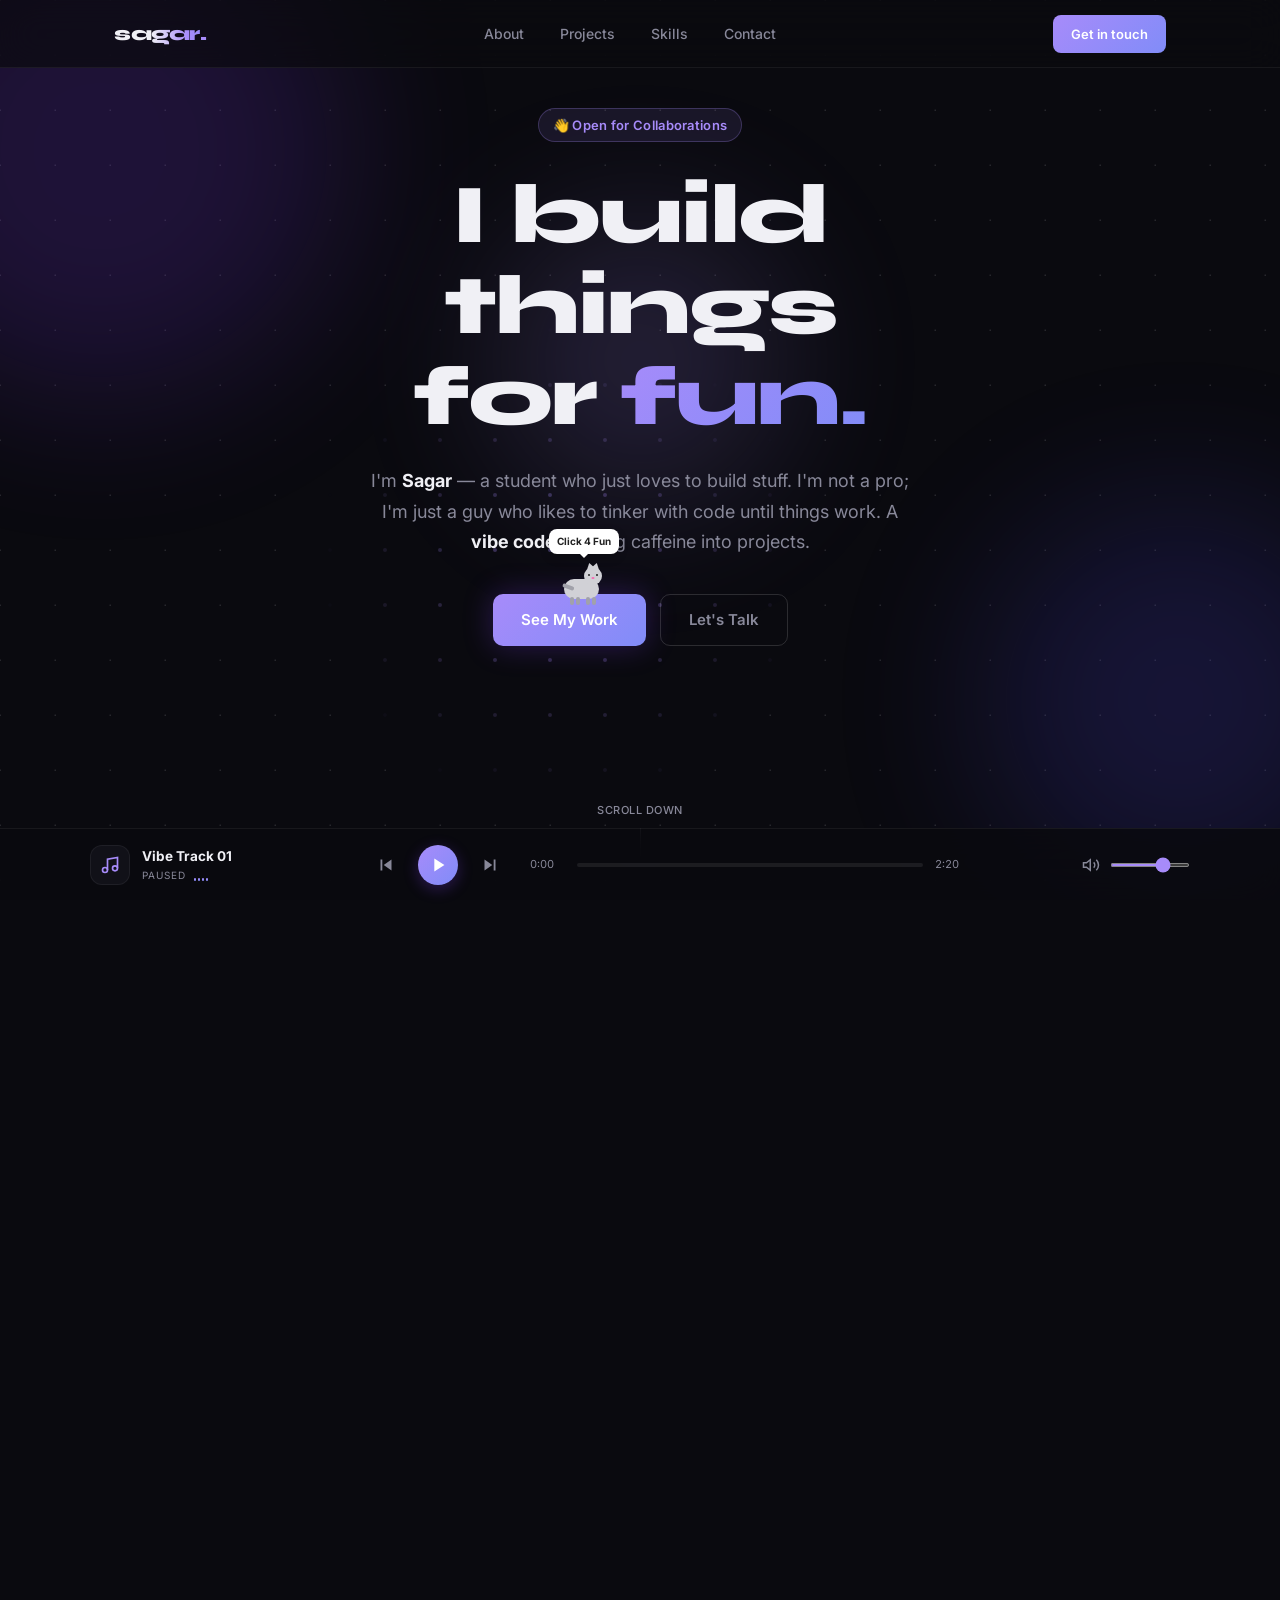
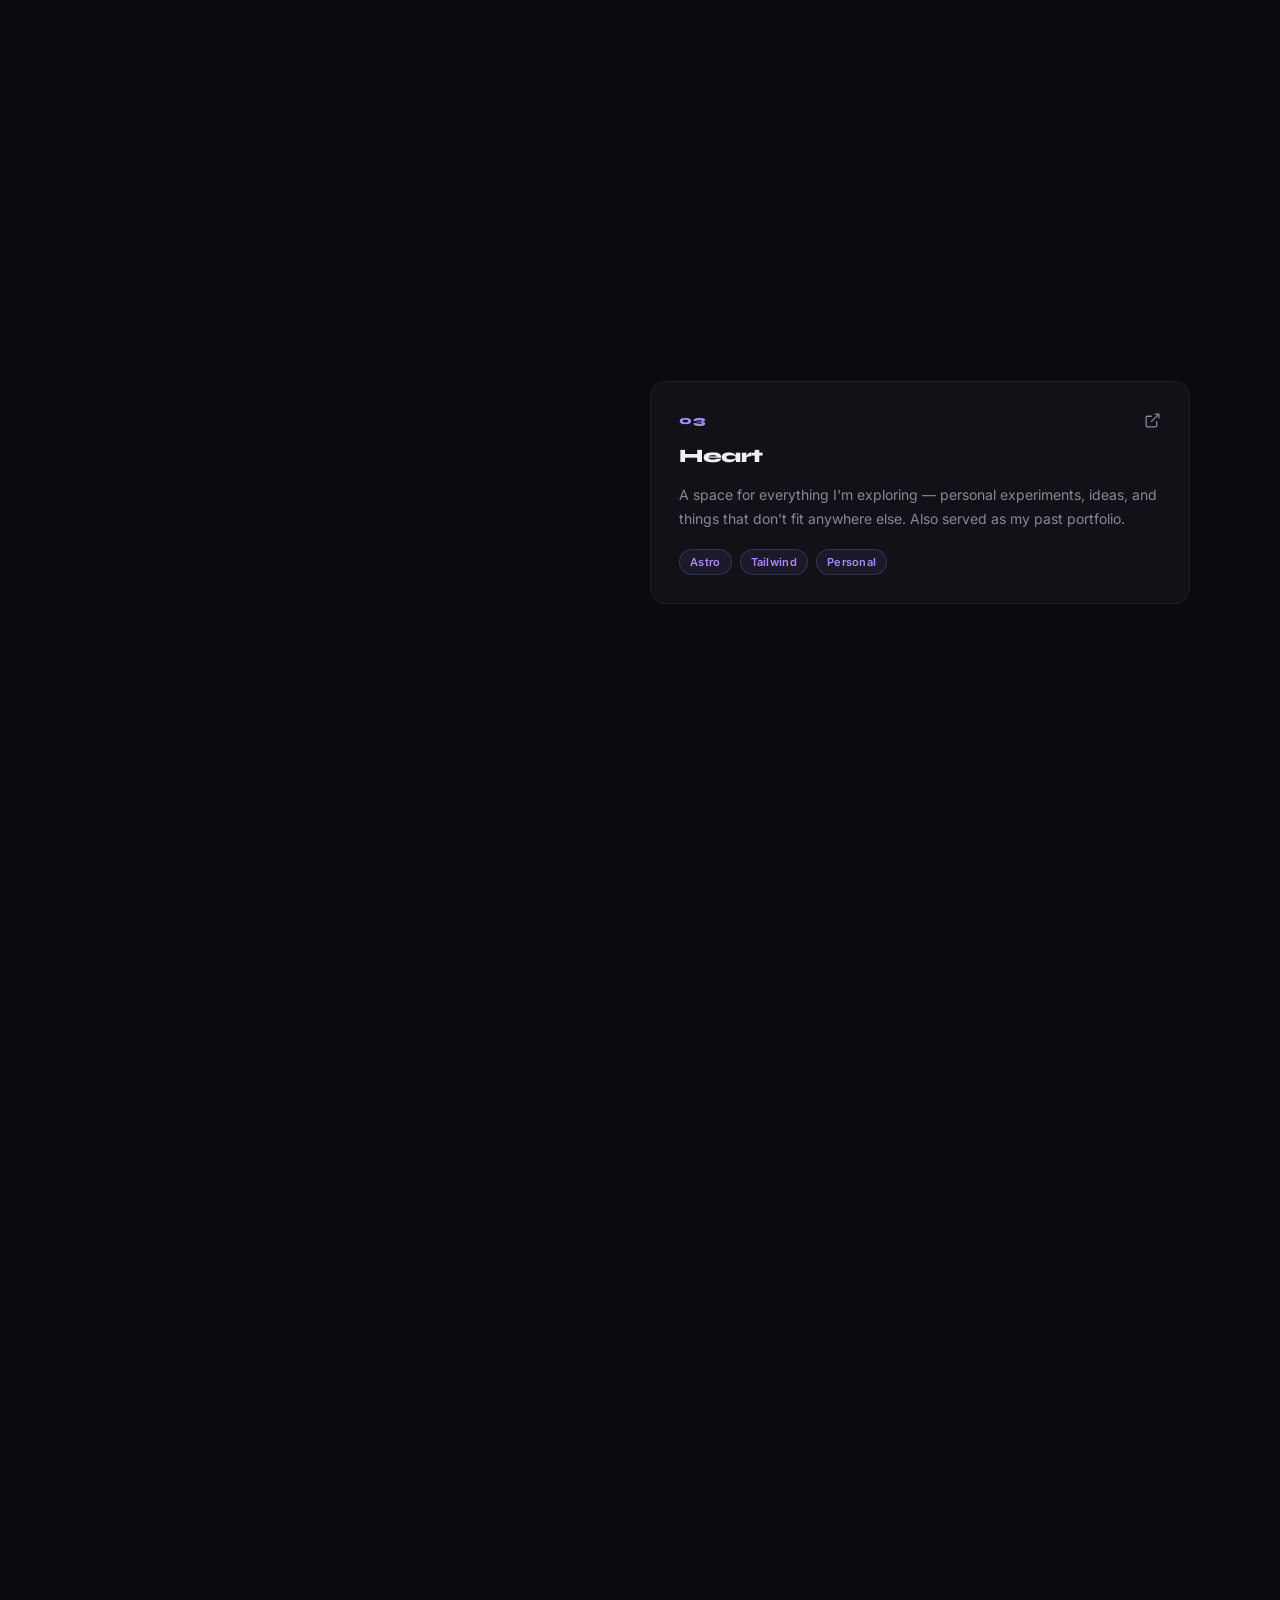
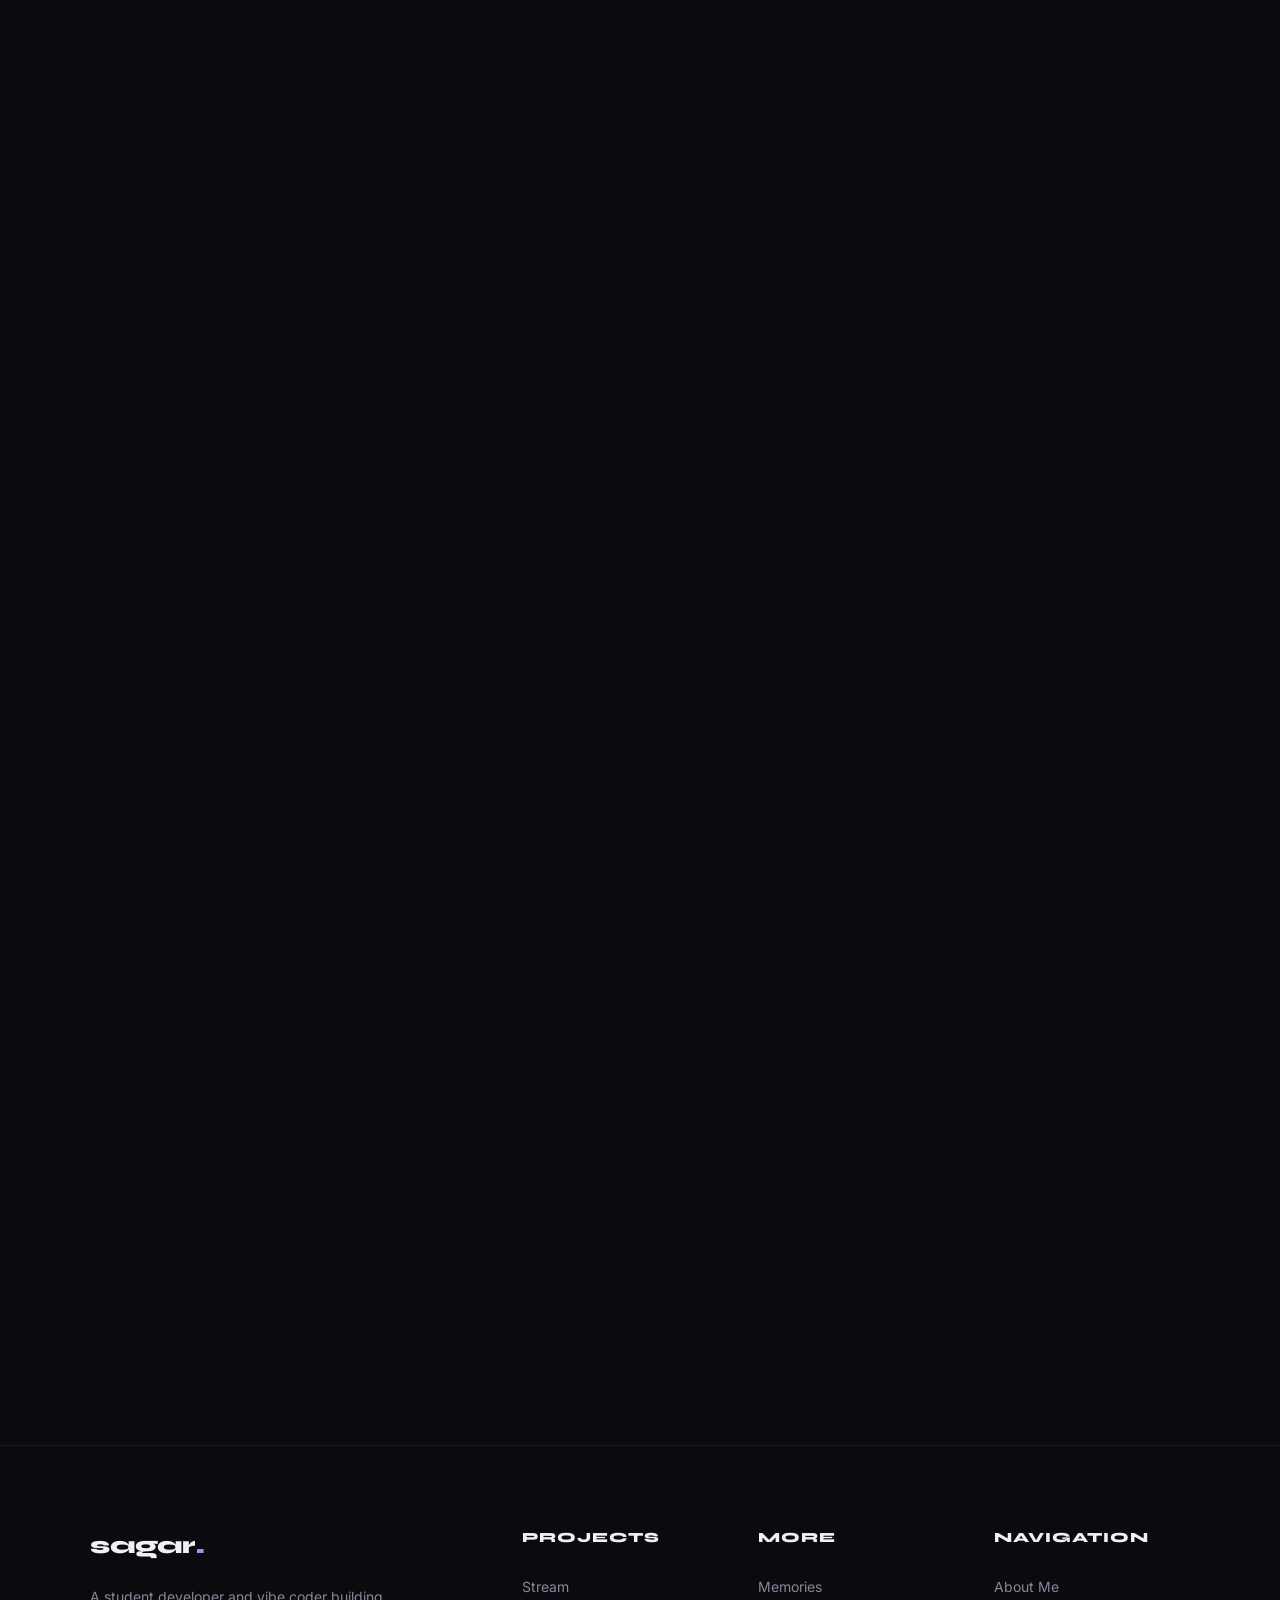
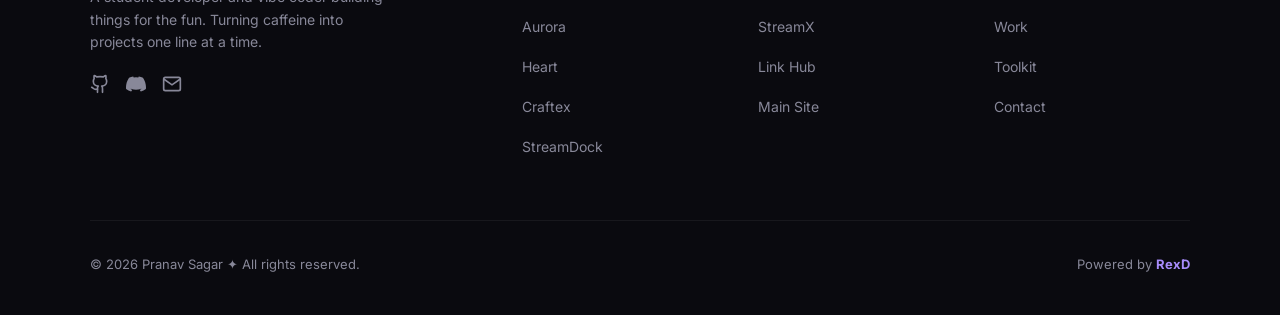
<file: index.html>
<!DOCTYPE html>
<html lang="en">
<head>
  <meta charset="UTF-8">
  <meta name="viewport" content="width=device-width, initial-scale=1.0">
  <title>Sagar — MySpace</title>
  <meta name="description" content="Pranav, a vibe coder and student developer. Showcasing projects like Stream, Aurora, Craftex and more.">
  <link rel="preconnect" href="https://fonts.googleapis.com">
  <link rel="preconnect" href="https://fonts.gstatic.com" crossorigin>
  <link href="https://fonts.googleapis.com/css2?family=Inter:wght@300;400;500;600;700;800;900&family=Syne:wght@700;800&display=swap" rel="stylesheet">
  <link rel="stylesheet" href="style.css">
  <script src="https://challenges.cloudflare.com/turnstile/v0/api.js" async defer></script>
</head>
<body>

  <!-- PAGE LOADER -->
  <div id="loader">
    <div class="loader-content">
      <div class="loader-logo">sagar<span class="dot">.</span></div>
      <div class="loader-bar-container">
        <div class="loader-bar"></div>
      </div>
    </div>
  </div>

  <!-- AETHER BACKGROUND GRID -->
  <canvas id="aether-grid"></canvas>

  <!-- NAV -->
  <nav id="navbar">
    <div class="nav-inner">
      <a href="#" class="nav-logo">sagar<span class="dot">.</span></a>
      <ul class="nav-links">
        <li><a href="#about">About</a></li>
        <li><a href="#projects">Projects</a></li>
        <li><a href="#skills">Skills</a></li>
        <li><a href="#contact">Contact</a></li>
      </ul>
      <a href="mailto:contact@rexd.space" class="nav-cta">Get in touch</a>
      <button class="hamburger" id="hamburger" aria-label="Menu">
        <span></span><span></span><span></span>
      </button>
    </div>
    <!-- Mobile menu -->
    <div class="mobile-menu" id="mobile-menu">
      <a href="#about" class="mob-link">About</a>
      <a href="#projects" class="mob-link">Projects</a>
      <a href="#skills" class="mob-link">Skills</a>
      <a href="#contact" class="mob-link">Contact</a>
    </div>
  </nav>

  <main>

    <!-- HERO SECTION -->
    <section id="hero">
      <div class="hero-bg-orbs">
        <div class="orb orb-1"></div>
        <div class="orb orb-2"></div>
        <div class="orb orb-3"></div>
      </div>
      <div class="hero-content reveal">
        <div class="hero-tag">👋 Open for Collaborations</div>
        <h1 class="hero-heading">
          I build things<br>
          for <span class="grad-text" id="cycle-word">fun.</span>
        </h1>
        <p class="hero-sub">
          I'm <strong>Sagar</strong> — a student who just loves to build stuff. I'm not a pro; I'm just a guy who likes to tinker with code until things work. A <strong>vibe coder</strong> turning caffeine into projects.
        </p>
        <div class="hero-actions">
          <a href="#projects" class="btn-primary">See My Work</a>
          <a href="#contact" class="btn-ghost">Let's Talk</a>
        </div>
      </div>
      <div class="hero-scroll-hint">
        <span>Scroll down</span>
        <div class="scroll-line"></div>
      </div>
    </section>

    <!-- ABOUT SECTION -->
    <section id="about">
      <div class="section-inner">
        <div class="about-grid reveal">
          <div class="about-left">
            <span class="section-label">About Me</span>
            <h2>Vibe coder.<br>Constant learner.</h2>
          </div>
          <div class="about-right">
            <p>
              For me, coding isn't about rigid rules or corporate workflows — it's about the flow, the late-night sessions, the right music, and just getting that <em>"this looks and feels right"</em> feeling when something finally comes to life.
            </p>
            <p>
              If it doesn't look cool or feel intuitive, I keep iterating until it does. Every project is a chance to pick up a new library or language. I love sharing what I build — if you find something useful, dive in!
            </p>
            <div class="about-stats">
              <div class="stat">
                <div class="stat-value">
                  <span class="stat-num" data-target="8">0</span><span>+</span>
                </div>
                <span class="stat-label">Projects Shipped</span>
              </div>
              <div class="stat">
                <div class="stat-value">
                  <span class="stat-num" data-target="15">0</span><span>+</span>
                </div>
                <span class="stat-label">Technologies Used</span>
              </div>
              <div class="stat">
                <div class="stat-num">∞</div>
                <span class="stat-label">Vibes</span>
              </div>
            </div>
          </div>
        </div>
      </div>
    </section>

    <!-- PROJECTS SECTION -->
    <section id="projects">
      <div class="section-inner">
        <div class="section-header reveal">
          <span class="section-label">Projects</span>
          <h2>Things I've built.</h2>
          <p class="section-desc">I build things because I'm curious or because I need a better way to do something.</p>
        </div>

        <div class="projects-grid">

          <!-- 01 Stream (featured) -->
          <article class="proj-card reveal featured p-stream" data-delay="0">
            <div class="proj-preview"></div>
            <div class="proj-card-inner">
              <div class="proj-card-top">
                <div class="proj-number">01</div>
                <div class="proj-links">
                  <a href="https://stream.rexd.space" target="_blank" title="Live Site" class="icon-link stretched-link">
                    <svg viewBox="0 0 24 24" fill="none" stroke="currentColor" stroke-width="2"><path d="M18 13v6a2 2 0 0 1-2 2H5a2 2 0 0 1-2-2V8a2 2 0 0 1 2-2h6"></path><polyline points="15 3 21 3 21 9"></polyline><line x1="10" y1="14" x2="21" y2="3"></line></svg>
                  </a>
                </div>
              </div>
              <h3>Stream</h3>
              <p>My biggest project so far. I got tired of streaming sites being absolute garbage, so I built my own aggregator to watch stuff without the headache. Clean UI, fast search, zero ads.</p>
              <div class="proj-tags">
                <span>Next.js</span><span>React</span><span>Tailwind</span><span>API</span>
              </div>
            </div>
          </article>

          <!-- 02 Aurora -->
          <article class="proj-card reveal p-aurora" data-delay="100">
            <div class="proj-preview"></div>
            <div class="proj-card-inner">
              <div class="proj-card-top">
                <div class="proj-number">02</div>
                <div class="proj-links">
                  <a href="https://aurora.rexd.space" target="_blank" title="Live Site" class="icon-link stretched-link">
                    <svg viewBox="0 0 24 24" fill="none" stroke="currentColor" stroke-width="2"><path d="M18 13v6a2 2 0 0 1-2 2H5a2 2 0 0 1-2-2V8a2 2 0 0 1 2-2h6"></path><polyline points="15 3 21 3 21 9"></polyline><line x1="10" y1="14" x2="21" y2="3"></line></svg>
                  </a>
                </div>
              </div>
              <h3>Aurora</h3>
              <p>Soothing sounds for focus and relaxation. A minimal ambient sound mixer with beautiful visuals for when you need to zone in and get work done.</p>
              <div class="proj-tags">
                <span>Astro</span><span>React</span><span>Web Audio</span><span>Open Source</span>
              </div>
            </div>
          </article>

          <!-- 03 Heart -->
          <article class="proj-card reveal p-heart" data-delay="200">
            <div class="proj-preview"></div>
            <div class="proj-card-inner">
              <div class="proj-card-top">
                <div class="proj-number">03</div>
                <div class="proj-links">
                  <a href="https://heart.rexd.space" target="_blank" title="Live Site" class="icon-link stretched-link">
                    <svg viewBox="0 0 24 24" fill="none" stroke="currentColor" stroke-width="2"><path d="M18 13v6a2 2 0 0 1-2 2H5a2 2 0 0 1-2-2V8a2 2 0 0 1 2-2h6"></path><polyline points="15 3 21 3 21 9"></polyline><line x1="10" y1="14" x2="21" y2="3"></line></svg>
                  </a>
                </div>
              </div>
              <h3>Heart</h3>
              <p>A space for everything I'm exploring — personal experiments, ideas, and things that don't fit anywhere else. Also served as my past portfolio.</p>
              <div class="proj-tags">
                <span>Astro</span><span>Tailwind</span><span>Personal</span>
              </div>
            </div>
          </article>

          <!-- 04 Craftex -->
          <article class="proj-card reveal p-craftex" data-delay="0">
            <div class="proj-preview"></div>
            <div class="proj-card-inner">
              <div class="proj-card-top">
                <div class="proj-number">04</div>
                <div class="proj-links">
                  <a href="https://craftex.rexd.space" target="_blank" title="Live Site" class="icon-link stretched-link">
                    <svg viewBox="0 0 24 24" fill="none" stroke="currentColor" stroke-width="2"><path d="M18 13v6a2 2 0 0 1-2 2H5a2 2 0 0 1-2-2V8a2 2 0 0 1 2-2h6"></path><polyline points="15 3 21 3 21 9"></polyline><line x1="10" y1="14" x2="21" y2="3"></line></svg>
                  </a>
                </div>
              </div>
              <h3>Craftex</h3>
              <p>A crossplay Minecraft server supporting both Java and Bedrock editions. Community-run with custom plugins, game modes, with a dedicated discord server.</p>
              <div class="proj-tags">
                <span>Minecraft</span><span>Java</span><span>Community</span>
              </div>
            </div>
          </article>

          <!-- 05 StreamDock -->
          <article class="proj-card reveal p-streamdock" data-delay="100">
            <div class="proj-preview"></div>
            <div class="proj-card-inner">
              <div class="proj-card-top">
                <div class="proj-number">05</div>
                <div class="proj-links">
                  <a href="https://streamdock.rexd.space" target="_blank" title="Live Site" class="icon-link stretched-link">
                    <svg viewBox="0 0 24 24" fill="none" stroke="currentColor" stroke-width="2"><path d="M18 13v6a2 2 0 0 1-2 2H5a2 2 0 0 1-2-2V8a2 2 0 0 1 2-2h6"></path><polyline points="15 3 21 3 21 9"></polyline><line x1="10" y1="14" x2="21" y2="3"></line></svg>
                  </a>
                </div>
              </div>
              <h3>StreamDock</h3>
              <p>The ultimate stream collection — a curated hub for discovering and organizing streaming content across different platforms in one clean interface.</p>
              <div class="proj-tags">
                <span>Next.js</span><span>TypeScript</span><span>Tailwind</span>
              </div>
            </div>
          </article>

          <!-- 06 Memories -->
          <article class="proj-card reveal p-memories" data-delay="200">
            <div class="proj-preview"></div>
            <div class="proj-card-inner">
              <div class="proj-card-top">
                <div class="proj-number">06</div>
                <div class="proj-links">
                  <a href="https://memories.rexd.space" target="_blank" title="Live Site" class="icon-link stretched-link">
                    <svg viewBox="0 0 24 24" fill="none" stroke="currentColor" stroke-width="2"><path d="M18 13v6a2 2 0 0 1-2 2H5a2 2 0 0 1-2-2V8a2 2 0 0 1 2-2h6"></path><polyline points="15 3 21 3 21 9"></polyline><line x1="10" y1="14" x2="21" y2="3"></line></svg>
                  </a>
                </div>
              </div>
              <h3>Memories</h3>
              <p>Moments in Motion — a visual archive of time. A beautiful gallery experience for preserving and browsing personal photo memories with smooth transitions.</p>
              <div class="proj-tags">
                <span>JavaScript</span><span>CSS</span><span>Gallery</span>
              </div>
            </div>
          </article>

          <!-- 07 StreamX -->
          <article class="proj-card reveal p-streamx" data-delay="0">
            <div class="proj-preview"></div>
            <div class="proj-card-inner">
              <div class="proj-card-top">
                <div class="proj-number">07</div>
                <div class="proj-links">
                  <a href="https://streamx.rexd.space" target="_blank" title="Live Site" class="icon-link stretched-link">
                    <svg viewBox="0 0 24 24" fill="none" stroke="currentColor" stroke-width="2"><path d="M18 13v6a2 2 0 0 1-2 2H5a2 2 0 0 1-2-2V8a2 2 0 0 1 2-2h6"></path><polyline points="15 3 21 3 21 9"></polyline><line x1="10" y1="14" x2="21" y2="3"></line></svg>
                  </a>
                </div>
              </div>
              <h3>StreamX</h3>
              <p>The original version of Stream — a modern streaming experience for curated content. The foundation that led to the bigger, better Stream project.</p>
              <div class="proj-tags">
                <span>React</span><span>JavaScript</span><span>API</span>
              </div>
            </div>
          </article>

          <!-- 08 Link Hub -->
          <article class="proj-card reveal p-linkhub" data-delay="100">
            <div class="proj-preview"></div>
            <div class="proj-card-inner">
              <div class="proj-card-top">
                <div class="proj-number">08</div>
                <div class="proj-links">
                  <a href="https://pastebin.com/Qs6UHGxD" target="_blank" title="Visit" class="icon-link stretched-link">
                    <svg viewBox="0 0 24 24" fill="none" stroke="currentColor" stroke-width="2"><path d="M18 13v6a2 2 0 0 1-2 2H5a2 2 0 0 1-2-2V8a2 2 0 0 1 2-2h6"></path><polyline points="15 3 21 3 21 9"></polyline><line x1="10" y1="14" x2="21" y2="3"></line></svg>
                  </a>
                </div>
              </div>
              <h3>Link Hub</h3>
              <p>A centralized pastebin for all my project links, socials, and resources — one place to find everything I've built and where to reach them.</p>
              <div class="proj-tags">
                <span>Links</span><span>Resources</span><span>Socials</span>
              </div>
            </div>
          </article>

        </div>
      </div>
    </section>

    <!-- SKILLS SECTION -->
    <section id="skills">
      <div class="section-inner">
        <div class="section-header reveal">
          <span class="section-label">Skills</span>
          <h2>My toolkit.</h2>
          <p class="section-desc">Things I've picked up along the way while messing around with projects.</p>
        </div>

        <div class="skills-layout reveal">
          <div class="skill-group">
            <h4>Frontend</h4>
            <ul>
              <li>Next.js</li>
              <li>React</li>
              <li>Astro</li>
              <li>TypeScript</li>
              <li>Tailwind CSS</li>
            </ul>
          </div>
          <div class="skill-group">
            <h4>Core Web</h4>
            <ul>
              <li>HTML5</li>
              <li>CSS3</li>
              <li>JavaScript (ES6+)</li>
              <li>Responsive Design</li>
            </ul>
          </div>
          <div class="skill-group">
            <h4>Backend & Data</h4>
            <ul>
              <li>Bun Runtime</li>
              <li>Java / Minecraft</li>
              <li>PostgreSQL</li>
              <li>REST APIs</li>
            </ul>
          </div>
          <div class="skill-group">
            <h4>Tools & Other</h4>
            <ul>
              <li>Git / GitHub</li>
              <li>Vercel / Cloudflare</li>
              <li>Umami Analytics</li>
              <li>Linux / Figma</li>
            </ul>
          </div>
        </div>
      </div>
    </section>

    <!-- CONTACT SECTION -->
    <section id="contact">
      <div class="section-inner">
        <div class="contact-block reveal">
          <span class="section-label">Contact</span>
          <h2>Let's build something<br>together.</h2>
          <p>I'm always open to interesting projects, collaborations, or just a conversation about tech. Drop me a message.</p>
          
          <div class="contact-links-row">
            <a href="mailto:contact@rexd.space" class="contact-chip">
              <svg viewBox="0 0 24 24" width="16" height="16" fill="none" stroke="currentColor" stroke-width="2"><path d="M4 4h16c1.1 0 2 .9 2 2v12c0 1.1-.9 2-2 2H4c-1.1 0-2-.9-2-2V6c0-1.1.9-2 2-2z"></path><polyline points="22,6 12,13 2,6"></polyline></svg>
              Send Mail
            </a>
            <a href="https://dsc.gg/rip-craftex" target="_blank" class="contact-chip">
              <svg viewBox="0 0 24 24" width="16" height="16" fill="currentColor"><path d="M20.317 4.37a19.791 19.791 0 0 0-4.885-1.515.074.074 0 0 0-.079.037c-.21.375-.444.864-.608 1.25a18.27 18.27 0 0 0-5.487 0 12.64 12.64 0 0 0-.617-1.25.077.077 0 0 0-.079-.037A19.736 19.736 0 0 0 3.677 4.37a.07.07 0 0 0-.032.027C.533 9.046-.32 13.58.099 18.057a.082.082 0 0 0 .031.057 19.9 19.9 0 0 0 5.993 3.03.078.078 0 0 0 .084-.028c.462-.63.874-1.295 1.226-1.994a.076.076 0 0 0-.041-.106 13.107 13.107 0 0 1-1.872-.892.077.077 0 0 1-.008-.128 10.2 10.2 0 0 0 .372-.292.074.074 0 0 1 .077-.01c3.928 1.793 8.18 1.793 12.062 0a.074.074 0 0 1 .078.01c.12.098.246.198.373.292a.077.077 0 0 1-.006.127 12.299 12.299 0 0 1-1.873.892.077.077 0 0 0-.041.107c.36.698.772 1.362 1.225 1.993a.076.076 0 0 0 .084.028 19.839 19.839 0 0 0 6.002-3.03.077.077 0 0 0 .032-.054c.5-5.177-.838-9.674-3.549-13.66a.061.061 0 0 0-.031-.03z"></path></svg>
              Discord
            </a>
            <a href="https://heart.rexd.space" target="_blank" class="contact-chip">
              <svg viewBox="0 0 24 24" width="16" height="16" fill="none" stroke="currentColor" stroke-width="2"><circle cx="12" cy="12" r="10"></circle><line x1="2" y1="12" x2="22" y2="12"></line><path d="M12 2a15.3 15.3 0 0 1 4 10 15.3 15.3 0 0 1-4 10 15.3 15.3 0 0 1-4-10 15.3 15.3 0 0 1 4-10z"></path></svg>
              Heart
            </a>
          </div>

          <form id="contact-form" class="contact-form">
            <div class="form-row">
              <div class="form-group">
                <label for="f-name">Your Name</label>
                <input type="text" id="f-name" placeholder="Alex Smith" required>
              </div>
              <div class="form-group">
                <label for="f-email">Email Address</label>
                <input type="email" id="f-email" placeholder="alex@example.com" required>
              </div>
            </div>
            <div class="form-group">
              <label for="f-msg">Message</label>
              <textarea id="f-msg" rows="4" placeholder="I'd love to work with you on..." required></textarea>
            </div>
            <!-- Turnstile Widget -->
            <div class="cf-turnstile" data-sitekey="0x4AAAAAADWxI7UcLBqTZrPe" data-theme="dark"></div>
            <button type="submit" class="btn-primary" id="send-btn">Send Message →</button>
          </form>
        </div>
      </div>
    </section>

  </main>

  <!-- FOOTER -->
  <footer id="footer">
    <div class="footer-inner">
      <div class="footer-grid">
        <!-- Brand Section -->
        <div class="footer-brand">
          <a href="#" class="footer-logo">sagar<span class="dot">.</span></a>
          <p class="footer-bio">A student developer and vibe coder building things for the fun. Turning caffeine into projects one line at a time.</p>
          <div class="footer-socials">
            <a href="https://git.new/PranavSagarXD" target="_blank" aria-label="GitHub">
              <svg viewBox="0 0 24 24" fill="none" stroke="currentColor" stroke-width="2" stroke-linecap="round" stroke-linejoin="round"><path d="M15 22v-4a4.8 4.8 0 0 0-1-3.5c3 0 6-2 6-5.5.08-1.25-.27-2.48-1-3.5.28-1.15.28-2.35 0-3.5 0 0-1 0-3 1.5-2.64-.5-5.36-.5-8 0C6 2 5 2 5 2c-.3 1.15-.3 2.35 0 3.5A5.403 5.403 0 0 0 4 9c0 3.5 3 5.5 6 5.5-.39.49-.68 1.05-.85 1.65-.17.6-.22 1.23-.15 1.85v4"/><path d="M9 18c-4.51 2-5-2-7-2"/></svg>
            </a>
            <a href="https://dsc.gg/rip-craftex" target="_blank" aria-label="Discord">
              <svg viewBox="0 0 24 24" fill="currentColor"><path d="M20.317 4.37a19.791 19.791 0 0 0-4.885-1.515.074.074 0 0 0-.079.037c-.21.375-.444.864-.608 1.25a18.27 18.27 0 0 0-5.487 0 12.64 12.64 0 0 0-.617-1.25.077.077 0 0 0-.079-.037A19.736 19.736 0 0 0 3.677 4.37a.07.07 0 0 0-.032.027C.533 9.046-.32 13.58.099 18.057a.082.082 0 0 0 .031.057 19.9 19.9 0 0 0 5.993 3.03.078.078 0 0 0 .084-.028c.462-.63.874-1.295 1.226-1.994a.076.076 0 0 0-.041-.106 13.107 13.107 0 0 1-1.872-.892.077.077 0 0 1-.008-.128 10.2 10.2 0 0 0 .372-.292.074.074 0 0 1 .077-.01c3.928 1.793 8.18 1.793 12.062 0a.074.074 0 0 1 .078.01c.12.098.246.198.373.292a.077.077 0 0 1-.006.127 12.299 12.299 0 0 1-1.873.892.077.077 0 0 0-.041.107c.36.698.772 1.362 1.225 1.993a.076.076 0 0 0 .084.028 19.839 19.839 0 0 0 6.002-3.03.077.077 0 0 0 .032-.054c.5-5.177-.838-9.674-3.549-13.66a.061.061 0 0 0-.031-.03z"></path></svg>
            </a>
            <a href="mailto:contact@rexd.space" aria-label="Email">
               <svg viewBox="0 0 24 24" fill="none" stroke="currentColor" stroke-width="2"><path d="M4 4h16c1.1 0 2 .9 2 2v12c0 1.1-.9 2-2 2H4c-1.1 0-2-.9-2-2V6c0-1.1.9-2 2-2z"></path><polyline points="22,6 12,13 2,6"></polyline></svg>
            </a>
          </div>
        </div>

        <!-- Projects Column -->
        <div class="footer-links-col">
          <h4>Projects</h4>
          <ul>
            <li><a href="https://stream.rexd.space" target="_blank">Stream</a></li>
            <li><a href="https://aurora.rexd.space" target="_blank">Aurora</a></li>
            <li><a href="https://heart.rexd.space" target="_blank">Heart</a></li>
            <li><a href="https://craftex.rexd.space" target="_blank">Craftex</a></li>
            <li><a href="https://streamdock.rexd.space" target="_blank">StreamDock</a></li>
          </ul>
        </div>
        
        <!-- More Projects Column -->
        <div class="footer-links-col">
          <h4>More</h4>
          <ul>
            <li><a href="https://memories.rexd.space" target="_blank">Memories</a></li>
            <li><a href="https://streamx.rexd.space" target="_blank">StreamX</a></li>
            <li><a href="https://pastebin.com/Qs6UHGxD" target="_blank">Link Hub</a></li>
            <li><a href="https://rexd.space" target="_blank">Main Site</a></li>
          </ul>
        </div>

        <!-- Navigation Column -->
        <div class="footer-links-col">
          <h4>Navigation</h4>
          <ul>
            <li><a href="#about">About Me</a></li>
            <li><a href="#projects">Work</a></li>
            <li><a href="#skills">Toolkit</a></li>
            <li><a href="#contact">Contact</a></li>
          </ul>
        </div>
      </div>

      <div class="footer-bottom">
        <p class="footer-copy">© 2026 Pranav Sagar ✦ All rights reserved.</p>
        <div class="footer-credits">
          <span>Powered by <strong>RexD</strong></span>
        </div>
      </div>
    </div>
  </footer>

  <!-- BACK TO TOP -->
  <button id="back-to-top" class="back-to-top" aria-label="Scroll to top">
    <svg viewBox="0 0 24 24" fill="none" stroke="currentColor" stroke-width="3" stroke-linecap="round" stroke-linejoin="round">
      <polyline points="18 15 12 9 6 15"></polyline>
    </svg>
  </button>

  <!-- CURSOR PET (KITTEN) -->
  <div id="vibe-pet" class="vibe-pet sitting">
    <div class="pet-bubble">Click 4 Fun</div>
    <div class="cat-body">
      <div class="cat-head">
        <div class="cat-ears"></div>
        <div class="cat-eyes"></div>
        <div class="cat-nose"></div>
      </div>
      <div class="cat-tail"></div>
      <div class="cat-legs">
        <div class="leg front-left"></div>
        <div class="leg front-right"></div>
        <div class="leg back-left"></div>
        <div class="leg back-right"></div>
      </div>
    </div>
  </div>

  <!-- MOBILE VOLUME TOGGLE -->
  <div id="mobile-vol-container" class="mobile-vol-container">
    <button id="mobile-vol-btn" class="mobile-vol-btn" aria-label="Volume Control">
      <svg viewBox="0 0 24 24" fill="none" stroke="currentColor" stroke-width="2.5" stroke-linecap="round" stroke-linejoin="round">
        <polygon points="11 5 6 9 2 9 2 15 6 15 11 19 11 5"></polygon>
        <path d="M15.54 8.46a5 5 0 0 1 0 7.07"></path>
      </svg>
    </button>
    <div class="vol-slider-popover" id="vol-popover">
      <input type="range" id="mobile-volume-slider" min="0" max="1" step="0.01" value="0.7">
    </div>
  </div>

  <!-- MUSIC PLAYER -->
  <div id="music-player">
    <div class="player-inner">
      <div class="player-info">
        <div class="music-icon">
          <svg viewBox="0 0 24 24" fill="none" stroke="currentColor" stroke-width="2"><path d="M9 18V5l12-2v13"></path><circle cx="6" cy="18" r="3"></circle><circle cx="18" cy="16" r="3"></circle></svg>
        </div>
        <div class="song-details">
          <span id="track-name">Vibe Track 01</span>
          <div class="status-container">
            <span id="track-status">Paused</span>
            <div id="visualizer" class="visualizer">
              <span></span><span></span><span></span><span></span>
            </div>
          </div>
        </div>
      </div>

      <div class="player-controls">
        <div class="ctrl-buttons">
          <button id="prev-btn" aria-label="Previous">
            <svg viewBox="0 0 24 24" fill="currentColor"><path d="M6 6h2v12H6zm3.5 6L18 18V6z"></path></svg>
          </button>
          <button id="play-btn" class="play-pause" aria-label="Play">
            <svg id="play-icon" viewBox="0 0 24 24" fill="currentColor"><path d="M8 5v14l11-7z"></path></svg>
            <svg id="pause-icon" viewBox="0 0 24 24" fill="currentColor" style="display: none;"><path d="M6 19h4V5H6v14zm8-14v14h4V5h-4z"></path></svg>
          </button>
          <button id="next-btn" aria-label="Next">
            <svg viewBox="0 0 24 24" fill="currentColor"><path d="M6 18l8.5-6L6 6v12zM16 6v12h2V6h-2z"></path></svg>
          </button>
        </div>
        <div class="progress-container">
          <span id="curr-time">0:00</span>
          <div class="progress-bar-wrapper">
            <input type="range" id="progress-bar" min="0" max="100" value="0">
            <div class="progress-fill" id="progress-fill"></div>
          </div>
          <span id="total-time">0:00</span>
        </div>
      </div>

      <div class="player-volume">
        <svg viewBox="0 0 24 24" fill="none" stroke="currentColor" stroke-width="2" id="vol-icon"><path d="M11 5L6 9H2v6h4l5 4V5z"></path><path d="M19.07 4.93a10 10 0 0 1 0 14.14M15.54 8.46a5 5 0 0 1 0 7.07"></path></svg>
        <input type="range" id="volume-slider" min="0" max="1" step="0.01" value="0.7">
      </div>
    </div>
  </div>

  <script src="app.js"></script>
</body>
</html>
</file>
<file: style.css>
/* =============================================
   AETHER BACKGROUND GRID
============================================= */
#aether-grid {
  position: fixed;
  inset: 0;
  z-index: -1; /* Behind everything */
  pointer-events: none;
  display: none; /* Hidden by default */
}

@media (min-width: 1024px) {
  #aether-grid { display: block; }
}

#loader {
  position: fixed;
  inset: 0;
  background: var(--bg);
  z-index: 9999999; /* Absolute top */
  display: flex;
  align-items: center;
  justify-content: center;
  transition: opacity 0.8s cubic-bezier(0.77, 0, 0.175, 1), visibility 0.8s;
}

#loader.fade-out {
  opacity: 0;
  visibility: hidden;
}

.loader-content {
  display: flex;
  flex-direction: column;
  align-items: center;
  gap: 20px;
}

.loader-logo {
  font-family: var(--font-display);
  font-size: 42px;
  font-weight: 800;
  letter-spacing: -1px;
  color: var(--text);
  animation: loader-pulse 1.5s ease-in-out infinite;
}

.loader-logo .dot {
  color: var(--accent);
}

.loader-bar-container {
  width: 120px;
  height: 2px;
  background: rgba(255, 255, 255, 0.05);
  border-radius: 2px;
  overflow: hidden;
  position: relative;
}

.loader-bar {
  position: absolute;
  top: 0;
  left: 0;
  height: 100%;
  width: 0%;
  background: var(--gradient);
  animation: loader-progress 2s cubic-bezier(0.77, 0, 0.175, 1) forwards;
}

@keyframes loader-pulse {
  0%, 100% { transform: scale(1); opacity: 1; }
  50% { transform: scale(1.05); opacity: 0.8; }
}

@keyframes loader-progress {
  0% { width: 0%; }
  100% { width: 100%; }
}

/* Prevent scroll when loading */
body.loading {
  overflow: hidden;
}

*, *::before, *::after {
  box-sizing: border-box;
  margin: 0;
  padding: 0;
}

:root {
  --bg: #0a0a0f;
  --bg-card: #111118;
  --bg-card-hover: #16161f;
  --border: rgba(255,255,255,0.06);
  --border-hover: rgba(255,255,255,0.14);
  --text: #f0f0f5;
  --muted: #888899;
  --accent: #a78bfa;
  --accent-2: #818cf8;
  --accent-dark: #7c3aed;
  --gradient: linear-gradient(135deg, #a78bfa, #818cf8);
  --font: 'Inter', system-ui, sans-serif;
  --font-display: 'Syne', sans-serif;
  --radius: 16px;
  --max-w: 1100px;
  --nav-h: 68px;
}

html, body {
  width: 100%;
  margin: 0;
  padding: 0;
  overflow-x: hidden;
}

body {
  font-family: var(--font);
  background-color: var(--bg);
  color: var(--text);
  line-height: 1.7;
  -webkit-font-smoothing: antialiased;
}

a { color: inherit; text-decoration: none; }
img { display: block; max-width: 100%; height: auto; }
ul { list-style: none; }
* { box-sizing: border-box; }

/* =============================================
   SCROLLBAR (GLASS)
============================================= */
::-webkit-scrollbar {
  width: 8px;
}

::-webkit-scrollbar-track {
  background: transparent;
}

::-webkit-scrollbar-thumb {
  background: rgba(255, 255, 255, 0.05);
  backdrop-filter: blur(4px);
  -webkit-backdrop-filter: blur(4px);
  border-radius: 20px;
  border: 2px solid transparent;
  background-clip: content-box;
  box-shadow: inset 0 0 0 10px rgba(167, 139, 250, var(--scroll-glow, 0));
  transition: box-shadow 0.2s ease;
}

::-webkit-scrollbar-thumb:hover {
  background-color: rgba(255, 255, 255, 0.15);
  box-shadow: inset 0 0 0 10px rgba(167, 139, 250, 0.4);
}

@media (max-width: 580px) {
  ::-webkit-scrollbar { width: 4px; }
}

/* =============================================
   NAVIGATION
============================================= */
#navbar {
  position: fixed;
  top: 0; left: 0; right: 0;
  z-index: 100;
  height: var(--nav-h);
  background: rgba(10, 10, 15, 0.7);
  backdrop-filter: blur(18px);
  -webkit-backdrop-filter: blur(18px);
  border-bottom: 1px solid var(--border);
  transition: background 0.3s;
}
#navbar.scrolled {
  background: rgba(10, 10, 15, 0.92);
}

.nav-inner {
  max-width: var(--max-w);
  margin: 0 auto;
  height: var(--nav-h);
  display: flex;
  align-items: center;
  justify-content: space-between;
  padding: 0 24px;
}

.nav-logo {
  font-family: var(--font-display);
  font-size: 20px;
  font-weight: 800;
  letter-spacing: -0.5px;
  display: inline-flex;
  align-items: center;
  transition: transform 0.3s cubic-bezier(0.34, 1.56, 0.64, 1);
  background: linear-gradient(to right, var(--text) 20%, var(--accent) 40%, var(--accent-2) 60%, var(--text) 80%);
  background-size: 200% auto;
  color: var(--text);
  background-clip: text;
  -webkit-background-clip: text;
  -webkit-text-fill-color: transparent;
  animation: shine 8s linear infinite;
}

.nav-logo:hover {
  transform: scale(1.1) rotate(-2deg);
}

.dot { 
  color: var(--accent); 
  display: inline-block;
  animation: pulse-dot 2s infinite;
  -webkit-text-fill-color: var(--accent); /* Ensure dot keeps its color */
}

@keyframes pulse-dot {
  0%, 100% { transform: scale(1); filter: drop-shadow(0 0 0px var(--accent)); }
  50% { transform: scale(1.4); filter: drop-shadow(0 0 8px var(--accent)); }
}

@keyframes shine {
  to { background-position: 200% center; }
}

.nav-links {
  display: flex;
  align-items: center;
  gap: 36px;
}
.nav-links a {
  font-size: 14px;
  font-weight: 500;
  color: var(--muted);
  transition: color 0.2s;
  position: relative;
  padding: 4px 0;
}
.nav-links a:hover { color: var(--text); }

.nav-links a::after {
  content: '';
  position: absolute;
  bottom: 0;
  left: 0;
  width: 0;
  height: 2px;
  background: var(--gradient);
  transition: width 0.3s ease;
}
.nav-links a:hover::after {
  width: 100%;
}

.nav-cta {
  font-size: 13px;
  font-weight: 600;
  padding: 8px 18px;
  border-radius: 8px;
  background: var(--gradient);
  color: #fff;
  transition: opacity 0.2s, transform 0.15s;
}
.nav-cta:hover { opacity: 0.85; transform: translateY(-1px); }

.hamburger {
  display: none;
  flex-direction: column;
  gap: 5px;
  background: transparent;
  border: none;
  cursor: pointer;
  padding: 4px;
}
.hamburger span {
  display: block;
  width: 22px;
  height: 2px;
  background: var(--text);
  border-radius: 2px;
  transition: all 0.25s;
}

/* Mobile menu */
.mobile-menu {
  display: none;
  flex-direction: column;
  gap: 0;
  background: rgba(10,10,15,0.98);
  border-top: 1px solid var(--border);
  padding: 16px 24px 20px;
}
.mobile-menu.open { display: flex; }
.mob-link {
  font-size: 15px;
  font-weight: 500;
  color: var(--muted);
  padding: 10px 0;
  border-bottom: 1px solid var(--border);
  transition: color 0.2s;
}
.mob-link:last-child { border-bottom: none; }
.mob-link:hover { color: var(--text); }

/* =============================================
   REVEAL ANIMATIONS
============================================= */
.reveal {
  opacity: 0;
  transform: translateY(20px);
  transition: opacity 0.5s ease-out, transform 0.5s ease-out;
  will-change: opacity, transform;
}

.reveal.visible {
  opacity: 1;
  transform: translateY(0);
}

/* Staggered hero entrance */
.hero-content > * {
  opacity: 0;
  transform: translateY(20px);
  animation: fadeUp 0.8s cubic-bezier(0.2, 0.8, 0.2, 1) forwards;
}

.hero-content .hero-tag { animation-delay: 0.1s; }
.hero-content .hero-heading { animation-delay: 0.2s; }
.hero-content .hero-sub { animation-delay: 0.3s; }
.hero-content .hero-actions { animation-delay: 0.4s; }

@keyframes fadeUp {
  to {
    opacity: 1;
    transform: translateY(0);
  }
}

.stat-num {
  font-family: var(--font-display);
  font-size: 36px;
  font-weight: 800;
  letter-spacing: -1px;
  background: var(--gradient);
  -webkit-background-clip: text;
  -webkit-text-fill-color: transparent;
  background-clip: text;
  display: inline-flex;
  align-items: baseline;
  line-height: 1;
}

/* =============================================
   HERO SECTION
============================================= */
#hero {
  position: relative;
  min-height: 100vh;
  display: flex;
  flex-direction: column;
  align-items: center;
  justify-content: center;
  padding: calc(var(--nav-h) + 40px) 24px 0;
  overflow: hidden;
  text-align: center;
}

/* Glowing orbs */
.hero-bg-orbs { position: absolute; inset: 0; pointer-events: none; z-index: 0; }
.orb {
  position: absolute;
  border-radius: 50%;
  filter: blur(80px);
  opacity: 0.18;
}
.orb-1 {
  width: 500px; height: 500px;
  background: #7c3aed;
  top: -100px; left: -150px;
  animation: drift 8s ease-in-out infinite alternate;
}
.orb-2 {
  width: 400px; height: 400px;
  background: #4f46e5;
  bottom: 0px; right: -100px;
  animation: drift 11s ease-in-out infinite alternate-reverse;
}
.orb-3 {
  width: 280px; height: 280px;
  background: #a78bfa;
  top: 40%; left: 50%;
  transform: translate(-50%, -50%);
  animation: drift 6s ease-in-out infinite alternate;
}
@keyframes drift {
  from { transform: translate(0, 0); }
  to { transform: translate(30px, 20px); }
}

.hero-content { position: relative; z-index: 1; max-width: 720px; }
.hero-tag {
  display: inline-block;
  font-size: 13px;
  font-weight: 600;
  color: var(--accent);
  background: rgba(167, 139, 250, 0.1);
  border: 1px solid rgba(167, 139, 250, 0.25);
  padding: 5px 14px;
  border-radius: 100px;
  margin-bottom: 28px;
  letter-spacing: 0.3px;
}

.hero-heading {
  font-family: var(--font-display);
  font-size: clamp(48px, 8vw, 84px);
  font-weight: 800;
  line-height: 1.08;
  letter-spacing: -2px;
  color: var(--text);
  margin-bottom: 24px;
}
.grad-text {
  background: var(--gradient);
  -webkit-background-clip: text;
  -webkit-text-fill-color: transparent;
  background-clip: text;
  display: inline-block;
  transition: opacity 0.4s ease, transform 0.4s cubic-bezier(0.34, 1.56, 0.64, 1);
}

.hero-sub {
  font-size: 18px;
  color: var(--muted);
  line-height: 1.7;
  max-width: 540px;
  margin: 0 auto 36px;
}
.hero-sub strong { color: var(--text); }

.hero-actions {
  display: flex;
  gap: 14px;
  justify-content: center;
  flex-wrap: wrap;
}

.btn-primary {
  display: inline-flex;
  align-items: center;
  gap: 6px;
  background: var(--gradient);
  color: #fff;
  font-weight: 600;
  font-size: 15px;
  padding: 12px 28px;
  border-radius: 10px;
  border: none;
  cursor: pointer;
  transition: opacity 0.2s, transform 0.15s, box-shadow 0.2s;
  box-shadow: 0 0 30px rgba(124, 58, 237, 0.3);
  font-family: var(--font);
}
.btn-primary:hover {
  opacity: 0.9;
  transform: translateY(-2px);
  box-shadow: 0 8px 40px rgba(124, 58, 237, 0.4);
}

.btn-ghost {
  display: inline-flex;
  align-items: center;
  gap: 6px;
  background: transparent;
  color: var(--muted);
  font-weight: 600;
  font-size: 15px;
  padding: 12px 28px;
  border-radius: 10px;
  border: 1px solid var(--border-hover);
  cursor: pointer;
  transition: color 0.2s, border-color 0.2s, transform 0.15s;
}
.btn-ghost:hover {
  color: var(--text);
  border-color: rgba(255,255,255,0.2);
  transform: translateY(-2px);
}

/* Scroll hint — flex-pushed to bottom instead of absolute */
.hero-scroll-hint {
  margin-top: auto;
  padding-bottom: 32px;
  padding-top: 50px;
  display: flex;
  flex-direction: column;
  align-items: center;
  gap: 8px;
  color: var(--muted);
  font-size: 11px;
  font-weight: 500;
  letter-spacing: 0.5px;
  text-transform: uppercase;
  z-index: 1;
  animation: scrollHint 2s ease-in-out infinite;
}
@keyframes scrollHint {
  0%, 100% { opacity: 0.4; transform: translateY(0); }
  50% { opacity: 0.8; transform: translateY(4px); }
}
.scroll-line {
  width: 1px;
  height: 40px;
  background: linear-gradient(to bottom, var(--muted), transparent);
}

/* =============================================
   SHARED SECTION STYLES
============================================= */
section { 
  padding: 100px 24px; 
  position: relative;
  background: transparent !important; /* Ensure grid is visible */
}

.section-inner {
  max-width: var(--max-w);
  margin: 0 auto;
  position: relative;
  z-index: 2; /* Keep content above grid */
}

.section-label {
  display: block;
  font-size: 12px;
  font-weight: 700;
  letter-spacing: 1.5px;
  text-transform: uppercase;
  color: var(--accent);
  margin-bottom: 12px;
}

.section-header { margin-bottom: 56px; }
.section-header h2 {
  font-family: var(--font-display);
  font-size: clamp(32px, 5vw, 52px);
  font-weight: 800;
  letter-spacing: -1.5px;
  line-height: 1.15;
}
.section-desc {
  font-size: 16px;
  color: var(--muted);
  margin-top: 14px;
  max-width: 500px;
  line-height: 1.6;
}

/* =============================================
   ABOUT SECTION
============================================= */
#about { background: var(--bg); }

.about-grid {
  display: grid;
  grid-template-columns: 1fr 1.4fr;
  gap: 80px;
  align-items: start;
}

.about-left .section-label { margin-bottom: 14px; }
.about-left h2 {
  font-family: var(--font-display);
  font-size: clamp(28px, 3.5vw, 42px);
  font-weight: 800;
  letter-spacing: -1px;
  line-height: 1.2;
}

.about-right p {
  color: var(--muted);
  font-size: 16px;
  line-height: 1.75;
  margin-bottom: 18px;
}
.about-right em { color: var(--accent); font-style: italic; }

.about-stats {
  display: flex;
  gap: 40px;
  margin-top: 36px;
  padding-top: 32px;
  border-top: 1px solid var(--border);
  flex-wrap: wrap;
}
.stat { 
  display: flex; 
  flex-direction: column; 
  gap: 4px; 
}
.stat-value {
  display: flex;
  align-items: center;
  gap: 4px;
}
.stat-value span:last-child {
  font-family: var(--font-display);
  font-size: 24px;
  font-weight: 800;
  color: var(--accent);
}
.stat-num {
  font-family: var(--font-display);
  font-size: 36px;
  font-weight: 800;
  letter-spacing: -1px;
  background: var(--gradient);
  -webkit-background-clip: text;
  -webkit-text-fill-color: transparent;
  background-clip: text;
}
.stat-label { font-size: 12px; font-weight: 500; color: var(--muted); }

/* =============================================
   PROJECTS SECTION
============================================= */
#projects {
  background: linear-gradient(180deg, var(--bg) 0%, #0d0d14 100%);
}

.projects-grid {
  display: grid;
  grid-template-columns: repeat(2, 1fr);
  gap: 20px;
  perspective: 1000px; /* Enable 3D space */
}

.proj-card {
  background: var(--bg-card);
  border: 1px solid var(--border);
  border-radius: var(--radius);
  display: flex;
  flex-direction: column;
  transition: border-color 0.3s, background 0.3s, transform 0.1s ease-out, box-shadow 0.3s;
  cursor: pointer;
  position: relative;
  overflow: hidden;
  transform-style: preserve-3d;
}

.proj-preview {
  position: absolute;
  inset: 0;
  opacity: 0;
  transition: opacity 0.5s ease;
  z-index: 0;
  pointer-events: none;
  filter: blur(40px);
  transform: scale(1.2);
}

.proj-card:hover .proj-preview {
  opacity: 0.18;
}

/* Project-specific gradients */
.p-stream .proj-preview { background: radial-gradient(circle at var(--x, 50%) var(--y, 50%), #8b5cf6, #4c1d95); }
.p-aurora .proj-preview { background: radial-gradient(circle at var(--x, 50%) var(--y, 50%), #00ffcc, #4f46e5); }
.p-heart .proj-preview { background: radial-gradient(circle at var(--x, 50%) var(--y, 50%), #ec4899, #7c3aed); }
.p-craftex .proj-preview { background: radial-gradient(circle at var(--x, 50%) var(--y, 50%), #10b981, #064e3b); }
.p-streamdock .proj-preview { background: radial-gradient(circle at var(--x, 50%) var(--y, 50%), #3b82f6, #1d4ed8); }
.p-memories .proj-preview { background: radial-gradient(circle at var(--x, 50%) var(--y, 50%), #f59e0b, #d97706); }
.p-streamx .proj-preview { background: radial-gradient(circle at var(--x, 50%) var(--y, 50%), #e50914, #000); }
.p-linkhub .proj-preview { background: radial-gradient(circle at var(--x, 50%) var(--y, 50%), #ffffff, #64748b); }

/* Stretched link to make the whole card clickable */
.stretched-link::after {
  position: absolute;
  top: 0;
  right: 0;
  bottom: 0;
  left: 0;
  z-index: 10;
  content: "";
}

.proj-card-inner {
  padding: 28px;
  display: flex;
  flex-direction: column;
  gap: 14px;
  height: 100%;
  position: relative;
  z-index: 1; /* Keep content above preview */
}

/* Featured card spans full width */
.proj-card.featured { grid-column: 1 / -1; }
.proj-card.featured .proj-card-inner { flex-direction: column; }
.proj-card.featured h3 { font-size: 22px; }

.proj-card-top {
  display: flex;
  justify-content: space-between;
  align-items: center;
}
.proj-number {
  font-family: var(--font-display);
  font-size: 12px;
  font-weight: 800;
  color: var(--accent);
  letter-spacing: 1px;
}
.proj-links { display: flex; gap: 12px; }
.icon-link {
  color: var(--muted);
  display: flex;
  align-items: center;
  transition: color 0.2s;
}
.icon-link:hover { color: var(--text); }
.icon-link svg { width: 17px; height: 17px; stroke-width: 1.8; }

.proj-card h3 {
  font-family: var(--font-display);
  font-size: 19px;
  font-weight: 800;
  letter-spacing: -0.4px;
  line-height: 1.3;
}
.proj-card p {
  font-size: 14px;
  color: var(--muted);
  line-height: 1.7;
  flex-grow: 1;
}

.proj-tags {
  display: flex;
  gap: 8px;
  flex-wrap: wrap;
  margin-top: 4px;
}
.proj-tags span {
  font-size: 11px;
  font-weight: 600;
  padding: 3px 10px;
  border-radius: 100px;
  background: rgba(167,139,250,0.08);
  border: 1px solid rgba(167,139,250,0.2);
  color: var(--accent);
  letter-spacing: 0.3px;
}

/* =============================================
   SKILLS SECTION
============================================= */
#skills { background: var(--bg); }

.skills-layout {
  display: grid;
  grid-template-columns: repeat(4, 1fr);
  gap: 20px;
}

.skill-group {
  background: var(--bg-card);
  border: 1px solid var(--border);
  border-radius: var(--radius);
  padding: 24px;
  transition: border-color 0.3s, transform 0.2s;
}
.skill-group:hover {
  border-color: var(--border-hover);
  transform: translateY(-2px);
}

.skill-group h4 {
  font-family: var(--font-display);
  font-size: 14px;
  font-weight: 800;
  color: var(--accent);
  letter-spacing: 0.5px;
  margin-bottom: 16px;
  padding-bottom: 12px;
  border-bottom: 1px solid var(--border);
}

/* Global button transition for magnetic effect */
.btn-primary, .btn-ghost, .nav-cta, .back-to-top, .mobile-vol-btn {
  transition: transform 0.2s cubic-bezier(0.23, 1, 0.32, 1), background 0.3s, opacity 0.3s, box-shadow 0.3s;
}

.skill-group ul { 
  display: flex; 
  flex-direction: row; 
  flex-wrap: wrap;
  gap: 10px; 
}

.skill-group li {
  font-size: 13px;
  color: var(--muted);
  font-weight: 600;
  display: flex;
  align-items: center;
  padding: 6px 14px;
  background: rgba(255,255,255,0.03);
  border: 1px solid var(--border);
  border-radius: 100px;
  transition: all 0.3s ease;
  cursor: default;
}

.skill-group li::before { display: none; } /* Remove the dot */

/* Desktop hover effects */
@media (min-width: 1024px) {
  .skill-group li:hover {
    color: #fff;
    transform: translateY(-3px);
    background: rgba(255,255,255,0.08);
    border-color: var(--accent);
    box-shadow: 0 10px 20px rgba(124, 58, 237, 0.15);
  }
}

/* =============================================
   CONTACT SECTION
============================================= */
#contact {
  background: linear-gradient(180deg, var(--bg) 0%, #0d0d14 100%);
}

.contact-block {
  max-width: 680px;
  margin: 0 auto;
}
.contact-block .section-label { margin-bottom: 14px; }
.contact-block h2 {
  font-family: var(--font-display);
  font-size: clamp(30px, 5vw, 50px);
  font-weight: 800;
  letter-spacing: -1.5px;
  line-height: 1.15;
  margin-bottom: 16px;
}
.contact-block > p {
  color: var(--muted);
  font-size: 16px;
  line-height: 1.7;
  margin-bottom: 28px;
}

/* Contact link chips */
.contact-links-row {
  display: flex;
  gap: 10px;
  flex-wrap: wrap;
  margin-bottom: 36px;
}
.contact-chip {
  display: inline-flex;
  align-items: center;
  gap: 8px;
  padding: 8px 16px;
  background: var(--bg-card);
  border: 1px solid var(--border);
  border-radius: 100px;
  font-size: 13px;
  font-weight: 500;
  color: var(--muted);
  transition: border-color 0.2s, color 0.2s, background 0.2s;
}
.contact-chip:hover {
  color: var(--text);
  border-color: var(--border-hover);
  background: var(--bg-card-hover);
}
.contact-chip svg { flex-shrink: 0; }

.contact-form { display: flex; flex-direction: column; gap: 18px; }
.form-row {
  display: grid;
  grid-template-columns: 1fr 1fr;
  gap: 16px;
}
.form-group { display: flex; flex-direction: column; gap: 6px; }
.form-group label {
  font-size: 12px;
  font-weight: 600;
  color: var(--muted);
  letter-spacing: 0.5px;
  text-transform: uppercase;
}
.form-group input,
.form-group textarea {
  background: var(--bg-card);
  border: 1px solid var(--border);
  border-radius: 10px;
  padding: 12px 16px;
  color: var(--text);
  font-family: var(--font);
  font-size: 14px;
  outline: none;
  transition: border-color 0.2s, box-shadow 0.2s;
  resize: none;
}
.form-group input:focus,
.form-group textarea:focus {
  border-color: rgba(167,139,250,0.5);
  box-shadow: 0 0 0 3px rgba(167,139,250,0.1);
}
.form-group input::placeholder,
.form-group textarea::placeholder {
  color: #444455;
}

.contact-form .btn-primary { align-self: flex-start; margin-top: 4px; }

/* =============================================
   FOOTER (ENHANCED)
============================================= */
#footer {
  background: var(--bg);
  border-top: 1px solid var(--border);
  padding: 80px 24px 40px;
}

.footer-inner {
  max-width: var(--max-w);
  margin: 0 auto;
}

.footer-grid {
  display: grid;
  grid-template-columns: 2fr 1fr 1fr 1fr;
  gap: 40px;
  margin-bottom: 60px;
}

.footer-brand {
  display: flex;
  flex-direction: column;
  gap: 20px;
}

.footer-logo {
  font-family: var(--font-display);
  font-size: 24px;
  font-weight: 800;
  letter-spacing: -0.5px;
  display: inline-flex;
  align-items: center;
  transition: transform 0.3s cubic-bezier(0.34, 1.56, 0.64, 1);
  background: linear-gradient(to right, var(--text) 20%, var(--accent) 40%, var(--accent-2) 60%, var(--text) 80%);
  background-size: 200% auto;
  color: var(--text);
  background-clip: text;
  -webkit-background-clip: text;
  -webkit-text-fill-color: transparent;
  animation: shine 8s linear infinite;
}

.footer-logo:hover {
  transform: scale(1.1) rotate(2deg);
}

.footer-bio {
  font-size: 14px;
  color: var(--muted);
  line-height: 1.6;
  max-width: 300px;
}

.footer-socials {
  display: flex;
  gap: 16px;
}

.footer-socials a {
  color: var(--muted);
  transition: color 0.2s, transform 0.2s;
}

.footer-socials a:hover {
  color: var(--accent);
  transform: translateY(-2px);
}

.footer-socials svg {
  width: 20px;
  height: 20px;
}

.footer-links-col h4 {
  font-family: var(--font-display);
  font-size: 14px;
  font-weight: 800;
  color: var(--text);
  margin-bottom: 24px;
  text-transform: uppercase;
  letter-spacing: 1px;
}

.footer-links-col ul {
  display: flex;
  flex-direction: column;
  gap: 12px;
}

.footer-links-col a {
  font-size: 14px;
  color: var(--muted);
  transition: color 0.2s;
  position: relative;
  padding-bottom: 2px;
  display: inline-block;
}

.footer-links-col a::after {
  content: '';
  position: absolute;
  bottom: 0;
  left: 0;
  width: 0;
  height: 1px;
  background: var(--gradient);
  transition: width 0.3s ease;
}

.footer-links-col a:hover {
  color: var(--text);
}

.footer-links-col a:hover::after {
  width: 100%;
}

.footer-bottom {
  display: flex;
  justify-content: space-between;
  align-items: center;
  padding-top: 32px;
  border-top: 1px solid var(--border);
  flex-wrap: wrap;
  gap: 20px;
}

.footer-copy {
  font-size: 13px;
  color: var(--muted);
}

.footer-credits {
  font-size: 13px;
  color: var(--muted);
}

.footer-credits strong {
  color: var(--accent);
}

/* Responsive Footer Updates */
@media (max-width: 900px) {
  .footer-grid {
    grid-template-columns: 1fr 1fr;
    gap: 40px;
  }
}

@media (max-width: 580px) {
  .footer-grid {
    grid-template-columns: 1fr;
    gap: 32px;
  }
  .footer-bottom {
    flex-direction: column;
    align-items: flex-start;
  }
}

/* =============================================
   RESPONSIVE
============================================= */
@media (max-width: 900px) {
  .nav-links, .nav-cta { display: none; }
  .hamburger { display: flex; }

  .about-grid {
    grid-template-columns: 1fr;
    gap: 40px;
  }
  .projects-grid { grid-template-columns: 1fr; }
  .proj-card.featured { grid-column: auto; }
  .proj-card.featured h3 { font-size: 19px; }

  .skills-layout { grid-template-columns: repeat(2, 1fr); }

  .footer-inner { flex-direction: column; align-items: flex-start; }
}

@media (max-width: 580px) {
  section { padding: 70px 16px; }

  .hero-scroll-hint { padding-bottom: 100px; } /* Increased to clear music player */

  .about-stats { gap: 24px; }

  .skills-layout { grid-template-columns: 1fr; }

  .form-row { grid-template-columns: 1fr; }

  .hero-actions { flex-direction: column; align-items: center; }
  .btn-primary, .btn-ghost { width: 100%; max-width: 280px; justify-content: center; }

  .contact-links-row { 
    flex-direction: row; 
    gap: 8px;
    justify-content: flex-start;
  }
  .contact-chip { width: auto; font-size: 12px; padding: 6px 12px; }
  
  /* Prevent Turnstile from breaking mobile layout */
  .cf-turnstile {
    max-width: 100% !important;
    overflow: hidden;
  }
}

/* =============================================
   BACK TO TOP BUTTON
============================================= */
.back-to-top {
  position: fixed;
  bottom: 100px; /* Shifted up for music player */
  right: 30px;
  width: 48px;
  height: 48px;
  border-radius: 12px;
  background: var(--gradient);
  color: #ffffff;
  border: none;
  cursor: pointer;
  display: flex;
  align-items: center;
  justify-content: center;
  z-index: 999999;
  opacity: 0;
  visibility: hidden;
  transform: translateY(20px);
  transition: all 0.4s cubic-bezier(0.165, 0.84, 0.44, 1);
  box-shadow: 0 8px 24px rgba(124, 58, 237, 0.3);
}

.back-to-top.show {
  opacity: 1;
  visibility: visible;
  transform: translateY(0);
}

.back-to-top:hover {
  transform: translateY(-5px);
  box-shadow: 0 12px 30px rgba(124, 58, 237, 0.5);
}

.back-to-top svg {
  width: 22px;
  height: 22px;
  stroke: #ffffff;
  pointer-events: none;
}

@media (max-width: 580px) {
  .back-to-top {
    bottom: 90px; /* Shifted up for music player */
    right: 20px;
    width: 42px;
    height: 42px;
    border-radius: 10px;
  }
}

/* =============================================
   MUSIC PLAYER
============================================= */
#music-player {
  position: fixed;
  bottom: 0;
  left: 0;
  right: 0;
  height: 72px; /* Slimmer height */
  background: rgba(10, 10, 15, 0.85);
  backdrop-filter: blur(20px);
  -webkit-backdrop-filter: blur(20px);
  border-top: 1px solid var(--border);
  z-index: 99999;
  display: flex;
  align-items: center;
  padding: 0 24px;
}

.player-inner {
  max-width: var(--max-w);
  margin: 0 auto;
  width: 100%;
  display: grid;
  grid-template-columns: 240px 1fr 180px; /* Better spacing for desktop */
  align-items: center;
  gap: 40px;
}

/* Left: Info */
.player-info {
  display: flex;
  align-items: center;
  gap: 12px;
  min-width: 0;
}
.music-icon {
  width: 40px; /* Slightly smaller for slim player */
  height: 40px;
  background: var(--bg-card);
  border: 1px solid var(--border);
  border-radius: 12px;
  display: flex;
  align-items: center;
  justify-content: center;
  color: var(--accent);
  flex-shrink: 0;
}
.music-icon svg { width: 20px; height: 20px; }
.song-details { display: flex; flex-direction: column; min-width: 0; }
#track-name {
  font-size: 13.5px;
  font-weight: 700;
  color: var(--text);
  white-space: nowrap;
  overflow: hidden;
  text-overflow: ellipsis;
}
#track-status {
  font-size: 10px;
  color: var(--muted);
  text-transform: uppercase;
  letter-spacing: 1px;
}

.status-container {
  display: flex;
  align-items: center;
  gap: 8px;
}

.visualizer {
  display: flex;
  align-items: flex-end;
  gap: 2px;
  height: 10px;
}

.visualizer span {
  width: 2px;
  height: 3px;
  background: var(--gradient);
  border-radius: 1px;
  transition: height 0.2s ease;
}

.visualizer.active span {
  animation: bounce 0.8s ease-in-out infinite;
}

/* Unique durations and keyframes to simulate randomness */
.visualizer.active span:nth-child(1) { animation-duration: 0.6s; }
.visualizer.active span:nth-child(2) { animation-duration: 0.8s; animation-delay: 0.1s; }
.visualizer.active span:nth-child(3) { animation-duration: 0.7s; animation-delay: 0.2s; }
.visualizer.active span:nth-child(4) { animation-duration: 0.9s; animation-delay: 0.15s; }

@keyframes bounce {
  0%, 100% { height: 3px; }
  50% { height: 10px; }
  70% { height: 6px; } /* Added extra step for more complex movement */
}

@media (max-width: 650px) {
  .visualizer { display: none; }
}

/* Center: Controls */
.player-controls {
  display: flex;
  flex-direction: row; /* Horizontal on desktop */
  align-items: center;
  gap: 24px;
  width: 100%;
}
.ctrl-buttons {
  display: flex;
  align-items: center;
  gap: 16px;
  flex-shrink: 0;
}
.ctrl-buttons button {
  background: none;
  border: none;
  color: var(--muted);
  cursor: pointer;
  transition: all 0.2s;
  display: flex;
  align-items: center;
  justify-content: center;
  padding: 5px;
}
.ctrl-buttons button:hover { color: var(--text); transform: scale(1.1); }
.ctrl-buttons button:active { transform: scale(0.95); }
.ctrl-buttons button svg { width: 22px; height: 22px; }

.play-pause {
  width: 40px;
  height: 40px;
  background: var(--gradient) !important;
  color: white !important;
  border-radius: 50%;
  box-shadow: 0 4px 15px rgba(124, 58, 237, 0.3);
}
.play-pause svg { width: 22px !important; height: 22px !important; }

.progress-container {
  width: 100%;
  display: flex;
  align-items: center;
  gap: 12px;
  flex-grow: 1;
}
.progress-container span {
  font-size: 11px;
  color: var(--muted);
  font-variant-numeric: tabular-nums;
  width: 35px;
}
.progress-bar-wrapper {
  position: relative;
  flex-grow: 1;
  height: 4px;
  background: rgba(255,255,255,0.08);
  border-radius: 2px;
  cursor: pointer;
}
#progress-bar {
  position: absolute;
  top: 0; left: 0;
  width: 100%; height: 100%;
  opacity: 0;
  cursor: pointer;
  z-index: 2;
}
.progress-fill {
  position: absolute;
  top: 0; left: 0;
  height: 100%;
  background: var(--gradient);
  border-radius: 2px;
  width: 0%;
  transition: width 0.1s linear;
}

/* Right: Volume */
.player-volume {
  display: flex;
  align-items: center;
  gap: 10px;
  justify-content: flex-end;
}
.player-volume svg { width: 18px; height: 18px; color: var(--muted); }
#volume-slider {
  width: 80px;
  height: 4px;
  accent-color: var(--accent);
  cursor: pointer;
}

/* Responsive Player */
@media (max-width: 900px) {
  #music-player { height: 85px; } /* Revert to taller for 2-column mobile */
  .player-volume { display: none; }
  .player-inner { grid-template-columns: 1fr 1.5fr; gap: 24px; }
  .player-controls { flex-direction: column; gap: 8px; }
}

@media (max-width: 650px) {
  #music-player { height: 75px; padding: 0 16px; }
  .player-inner { grid-template-columns: 1fr; gap: 8px; }
  .player-info { display: none; }
  .player-controls { flex-direction: column; gap: 4px; }
  .ctrl-buttons { gap: 40px; }
}

/* =============================================
   CURSOR PET (KITTEN) - DESKTOP ONLY
============================================= */
.vibe-pet {
  position: fixed;
  width: 40px;
  height: 30px;
  pointer-events: auto; /* Changed to auto to allow clicking */
  z-index: 99998;
  display: none;
  transform-origin: center bottom;
  will-change: transform, left, top;
  cursor: pointer; /* Show it's clickable */
}

/* Speech Bubble */
.pet-bubble {
  position: absolute;
  top: -35px;
  left: 50%;
  transform: translateX(-50%);
  background: white;
  color: #222;
  font-size: 10px;
  font-weight: 700;
  padding: 4px 8px;
  border-radius: 8px;
  white-space: nowrap;
  opacity: 0;
  visibility: hidden;
  transition: all 0.3s ease;
  box-shadow: 0 4px 10px rgba(0,0,0,0.2);
}

.pet-bubble::after {
  content: '';
  position: absolute;
  bottom: -4px;
  left: 50%;
  transform: translateX(-50%);
  border-left: 4px solid transparent;
  border-right: 4px solid transparent;
  border-top: 4px solid white;
}

/* Show bubble when sitting OR near the mouse */
.vibe-pet.sitting .pet-bubble,
.vibe-pet.near .pet-bubble {
  opacity: 1;
  visibility: visible;
  top: -40px;
  animation: float-bubble 2s ease-in-out infinite;
}

@keyframes float-bubble {
  0%, 100% { transform: translate(-50%, 0); }
  50% { transform: translate(-50%, -4px); }
}

/* Click Animation */
.vibe-pet.jumping {
  animation: cat-jump 0.5s cubic-bezier(0.175, 0.885, 0.32, 1.275);
}

@keyframes cat-jump {
  0%, 100% { transform: scale(1) translateY(0); }
  40% { transform: scale(0.9, 1.1) translateY(-30px) rotate(10deg); }
  70% { transform: scale(1.1, 0.9) translateY(0); }
}

@media (min-width: 1024px) {
  .vibe-pet { display: block; }
}

/* Colors */
:root {
  --cat-main: #d1d1d6;
  --cat-accent: #a1a1aa;
  --cat-nose: #f472b6;
}

.cat-body {
  position: relative;
  width: 35px;
  height: 20px;
  background: var(--cat-main);
  border-radius: 12px;
  margin-top: 10px;
}

.cat-head {
  position: absolute;
  top: -12px;
  left: 20px;
  width: 18px;
  height: 18px;
  background: var(--cat-main);
  border-radius: 50%;
}

.cat-ears::before, .cat-ears::after {
  content: '';
  position: absolute;
  top: -4px;
  width: 0;
  height: 0;
  border-left: 4px solid transparent;
  border-right: 4px solid transparent;
  border-bottom: 6px solid var(--cat-main);
}
.cat-ears::before { left: 2px; transform: rotate(-15deg); }
.cat-ears::after { right: 2px; transform: rotate(15deg); }

.cat-eyes::before, .cat-eyes::after {
  content: '';
  position: absolute;
  top: 7px;
  width: 2px;
  height: 2px;
  background: #222;
  border-radius: 50%;
}
.cat-eyes::before { left: 4px; }
.cat-eyes::after { right: 4px; }

.cat-nose {
  position: absolute;
  top: 10px;
  left: 50%;
  transform: translateX(-50%);
  width: 3px;
  height: 2px;
  background: var(--cat-nose);
  border-radius: 2px;
}

.cat-tail {
  position: absolute;
  left: -2px;
  bottom: 8px;
  width: 12px;
  height: 4px;
  background: var(--cat-accent);
  border-radius: 4px;
  transform-origin: right center;
  transform: rotate(20deg);
}

.cat-legs .leg {
  position: absolute;
  bottom: -6px;
  width: 4px;
  height: 8px;
  background: var(--cat-accent);
  border-radius: 2px;
}
.front-left { left: 22px; }
.front-right { left: 28px; }
.back-left { left: 6px; }
.back-right { left: 12px; }

/* ANIMATIONS */

/* Sitting/Idle */
.vibe-pet.sitting .cat-tail {
  animation: wag 2s ease-in-out infinite;
}
@keyframes wag {
  0%, 100% { transform: rotate(20deg); }
  50% { transform: rotate(45deg); }
}

.vibe-pet.sitting .cat-eyes {
  animation: blink 4s infinite;
}
@keyframes blink {
  0%, 90%, 100% { opacity: 1; transform: scaleY(1); }
  95% { opacity: 0.5; transform: scaleY(0.1); }
}

/* Walking */
.vibe-pet.walking .cat-body {
  animation: bob 0.4s ease-in-out infinite;
}
@keyframes bob {
  0%, 100% { transform: translateY(0); }
  50% { transform: translateY(-2px); }
}

.vibe-pet.walking .front-left, .vibe-pet.walking .back-right {
  animation: walk 0.4s ease-in-out infinite;
}
.vibe-pet.walking .front-right, .vibe-pet.walking .back-left {
  animation: walk 0.4s ease-in-out infinite reverse;
}
@keyframes walk {
  0%, 100% { transform: translateY(0) rotate(-10deg); }
  50% { transform: translateY(-3px) rotate(10deg); }
}

/* Flipped direction */
.vibe-pet.flip .cat-body {
  transform: scaleX(-1);
}
.vibe-pet.flip .cat-head {
  left: -3px;
}
.vibe-pet.flip .cat-tail {
  left: auto;
  right: -2px;
  transform-origin: left center;
}
.mobile-vol-container {
  position: fixed;
  bottom: 100px;
  left: 24px; /* Anchored to bottom left */
  z-index: 999999;
  display: none;
  align-items: center;
  gap: 12px;
}

.mobile-vol-btn {
  width: 46px;
  height: 46px;
  border-radius: 14px;
  background: rgba(17, 17, 24, 0.8);
  backdrop-filter: blur(10px);
  -webkit-backdrop-filter: blur(10px);
  border: 1px solid var(--border);
  color: var(--text);
  cursor: pointer;
  display: flex;
  align-items: center;
  justify-content: center;
  transition: all 0.3s cubic-bezier(0.4, 0, 0.2, 1);
  box-shadow: 0 8px 32px rgba(0, 0, 0, 0.4);
}

.mobile-vol-btn svg {
  width: 20px;
  height: 20px;
}

.mobile-vol-btn.active {
  background: var(--gradient);
  border-color: transparent;
  color: white;
  transform: scale(1.05);
}

.vol-slider-popover {
  background: rgba(17, 17, 24, 0.9);
  border: 1px solid var(--border);
  padding: 0 16px;
  height: 40px;
  border-radius: 12px;
  backdrop-filter: blur(20px);
  -webkit-backdrop-filter: blur(20px);
  opacity: 0;
  visibility: hidden;
  transform: translateX(-10px);
  transition: all 0.3s cubic-bezier(0.4, 0, 0.2, 1);
  box-shadow: 0 10px 30px rgba(0,0,0,0.5);
  display: flex;
  align-items: center;
}

.vol-slider-popover.show {
  opacity: 1;
  visibility: visible;
  transform: translateX(0);
}

#mobile-volume-slider {
  width: 90px;
  height: 4px;
  accent-color: var(--accent);
  cursor: pointer;
}

@media (max-width: 900px) {
  .mobile-vol-container { display: flex; }
}

@media (max-width: 580px) {
  .mobile-vol-container {
    bottom: 95px; /* Closer to player but still above */
    left: 16px;
  }
  .mobile-vol-btn {
    width: 42px;
    height: 42px;
    border-radius: 12px;
  }
}
</file>
